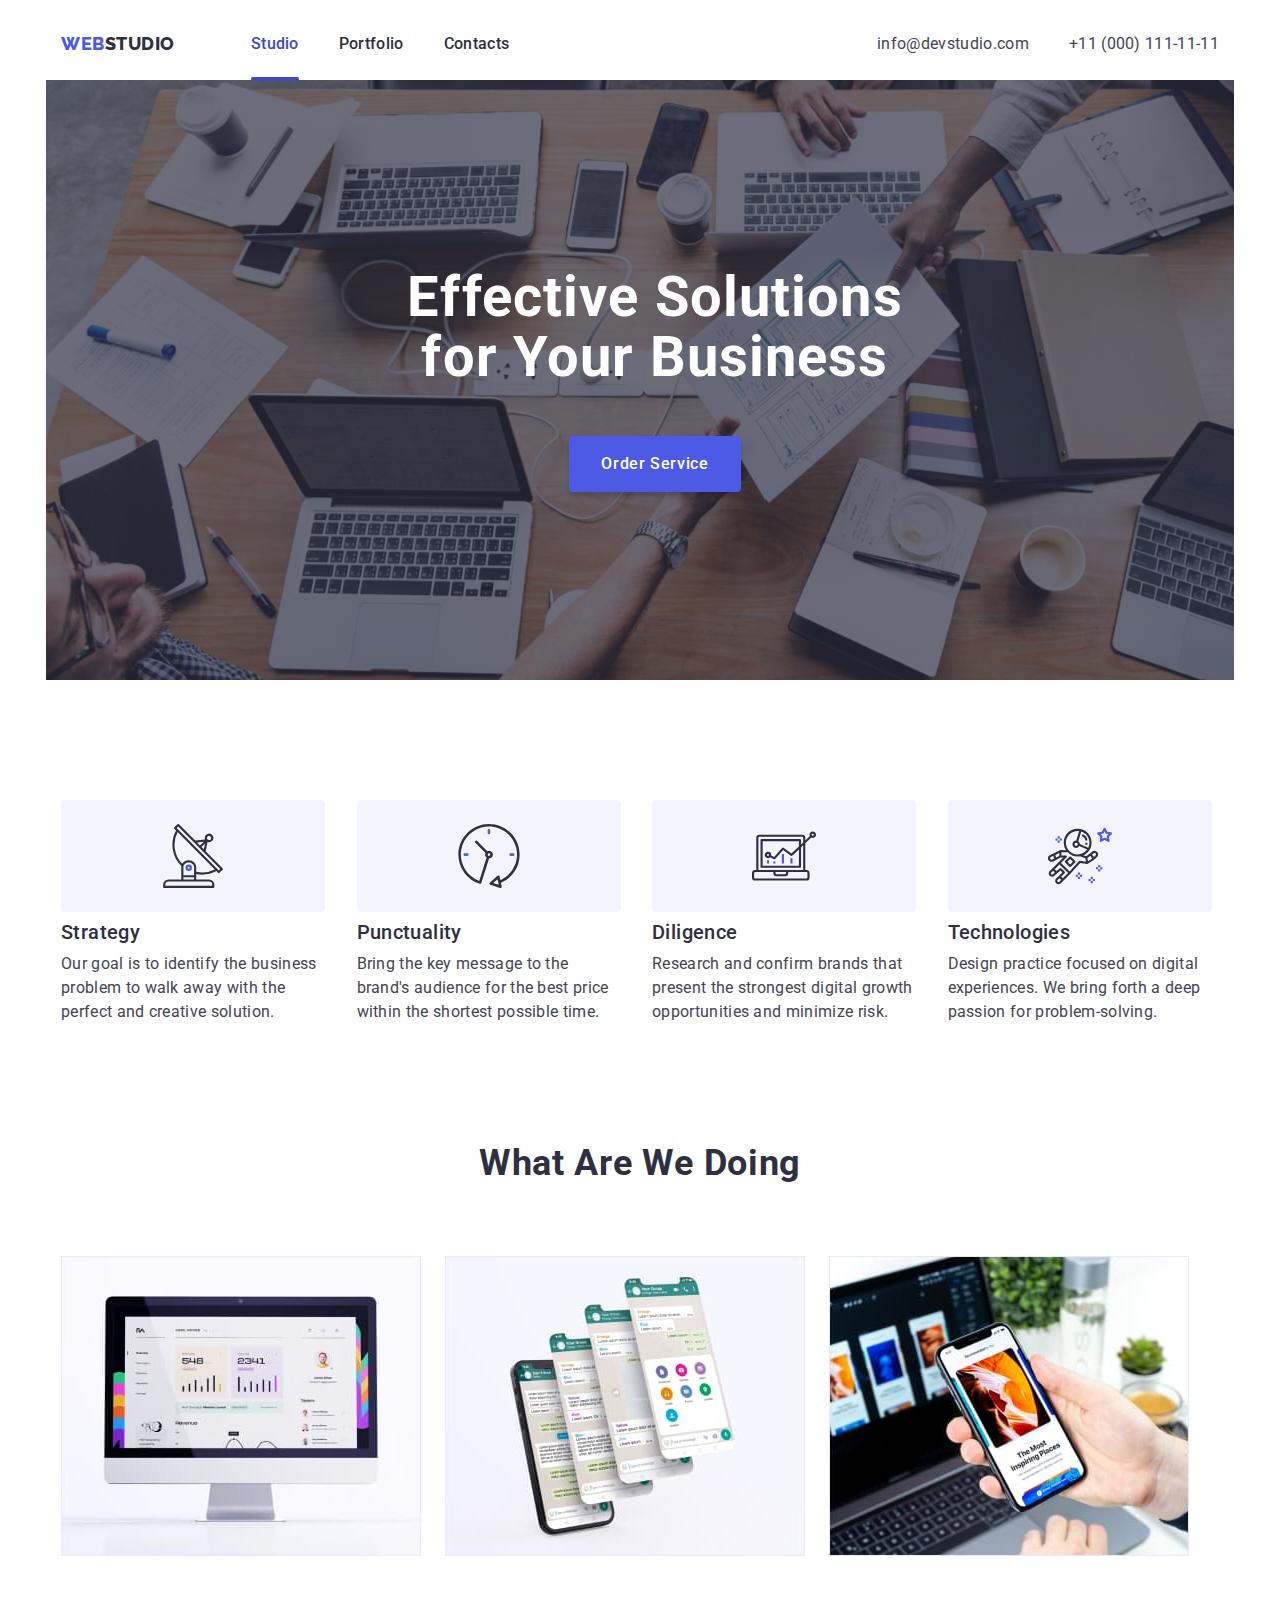
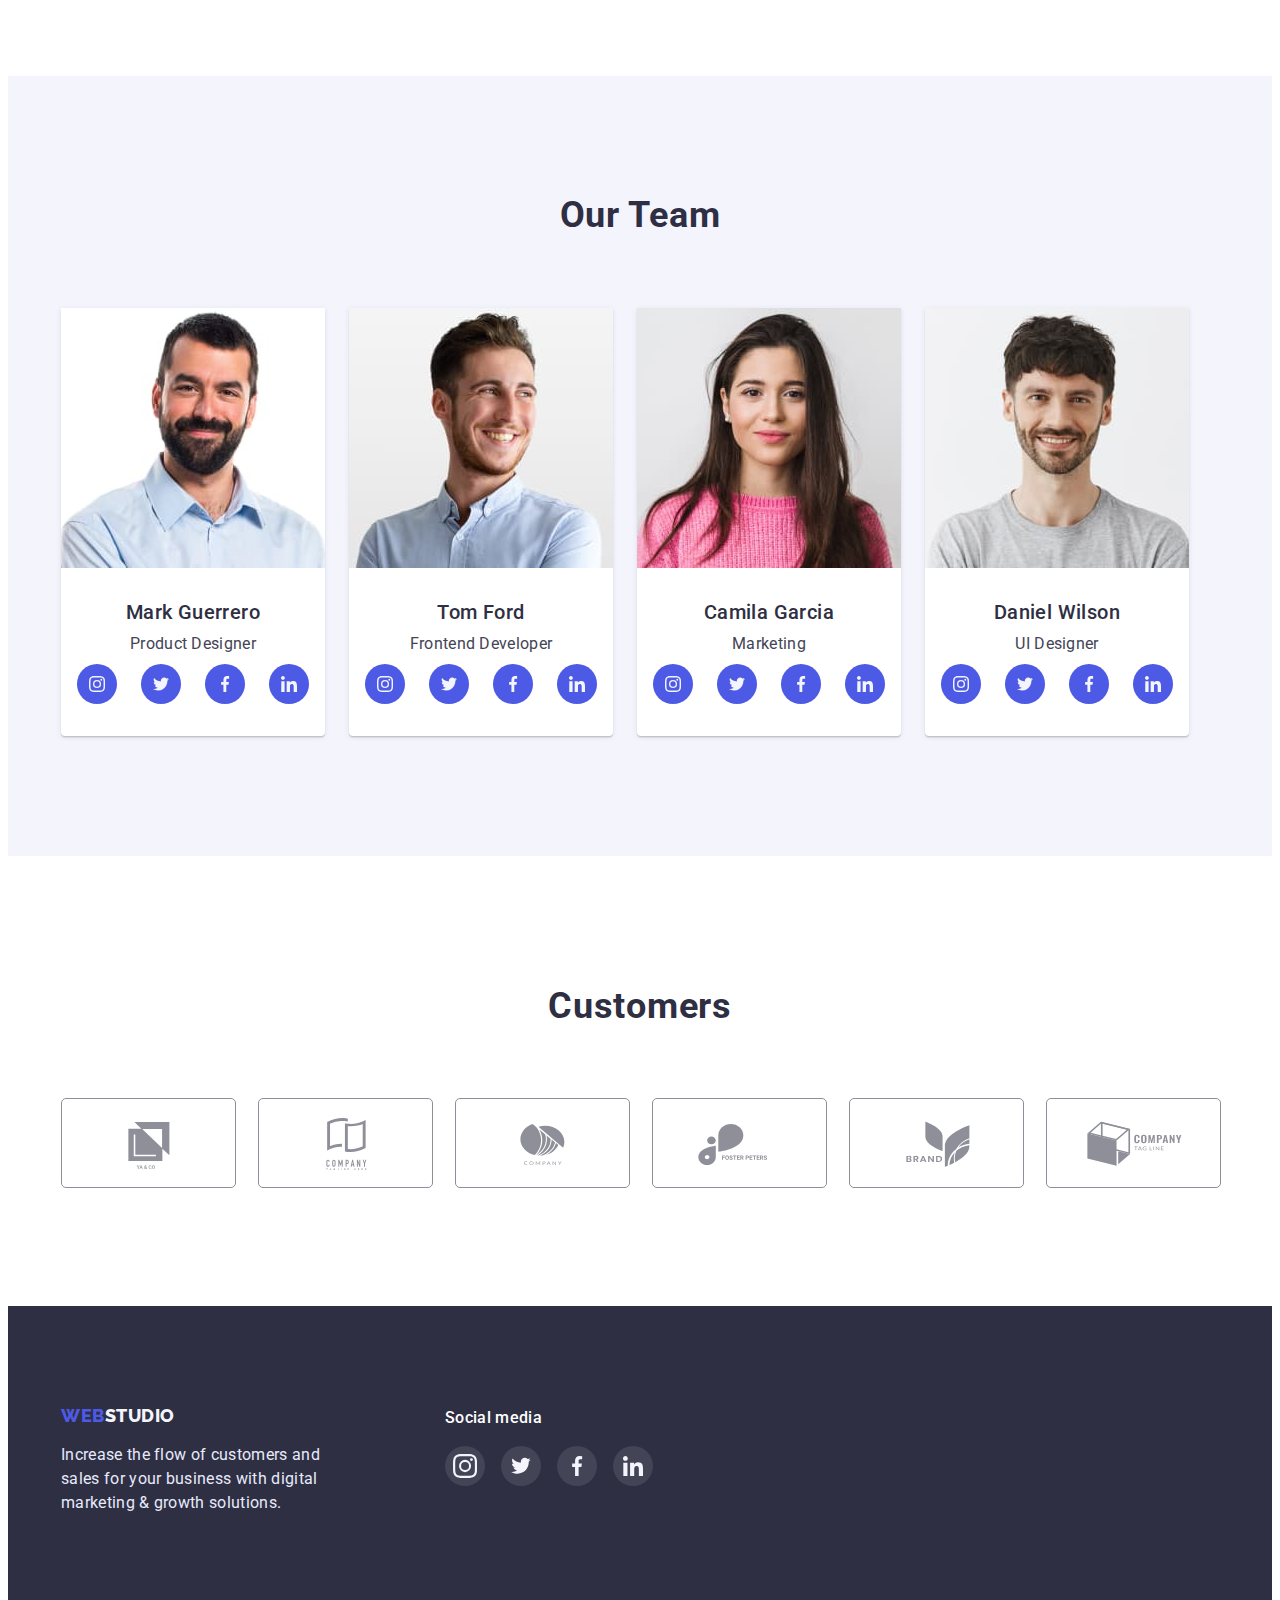
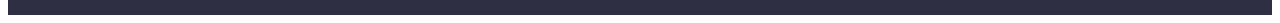
<file: index.html>
<!DOCTYPE html>
<html lang="en">
<head>
    <meta charset="UTF-8">
    <meta http-equiv="X-UA-Compatible" content="IE=edge">
    <meta name="viewport" content="width=device-width, initial-scale=1.0">
    <title>Webstudio</title>
    <link rel="preconnect" href="https://fonts.googleapis.com">
    <link rel="preconnect" href="https://fonts.gstatic.com" crossorigin>
    <link href="https://fonts.googleapis.com/css2?family=Raleway:wght@800&family=Roboto:wght@400;500;700;900&display=swap" rel="stylesheet">
    <link rel="stylesheet" href="https://cdnjs.cloudflare.com/ajax/libs/modern-normalize/1.1.0/modern-normalize.min.css" integrity="sha512-wpPYUAdjBVSE4KJnH1VR1HeZfpl1ub8YT/NKx4PuQ5NmX2tKuGu6U/JRp5y+Y8XG2tV+wKQpNHVUX03MfMFn9Q==" crossorigin="anonymous" referrerpolicy="no-referrer" />
    <link rel="stylesheet" href="./css/styles.css">
</head>
<body>
    <header class="header">
        <div class="container header-container">
        <nav class="header-navigation">
            <a class="link header-logo" href="./index.html">Web<span class="span-logo">Studio</span></a>
            <ul class="list header-list">
                <li class="header-item "><a class="link header-link current" href="./index.html">Studio</a></li>
                <li class="header-item "><a class="link header-link" href="./portfolio.html">Portfolio</a></li>
                <li class="header-item "><a class="link header-link" href="#">Contacts</a></li>
            </ul>
        </nav>
        <address class="address">
            <ul class="list address-list address-container">
        <li class="address-item"><a class="link address-mail contacts-header" href="mailto:info@devstudio.com">info@devstudio.com</a></li>
        <li class="address-item"><a class="link address-tel contacts-header" href="tel:+110001111111">+11 (000) 111-11-11</a></li>
            </ul>
        </address>
        </div>
    </header>
    <main>
        <section class="section-hero container">
            <div class="container">
                <h1 class="section-title-hero">Effective Solutions<br>
                    for Your Business</h1>
                <button class="main-btn" data-modal-open type="button">Order Service</button>
            </div>
        </section>
        <section class="sections">
            <div class="container">
                <h2 class="title-features visually-hidden">Our Features</h2>
                <ul class="list text-content">
                    <li class="item">
                        <div class="icon-box-features">
                            <svg class="features-icon">
                                <use href="./images/icons.svg/symbol-defs.svg#icon-antenna-1"></use>
                            </svg>
                        </div>
                        <h3 class="subtitle-features">Strategy</h3>
                        <p class="text-features">Our goal is to identify the business
                            problem to walk away with the perfect and creative solution. </p>
                    </li>
                    <li class="item">
                        <div class="icon-box-features">
                            <svg class="features-icon">
                                <use href="./images/icons.svg/symbol-defs.svg#icon-clock-1"></use>
                            </svg>
                        </div>
                        <h3 class="subtitle-features">Punctuality</h3>
                        <p class="text-features">Bring the key message to the brand's audience for the best price within the shortest possible time.</p>
                    </li>
                    <li class="item">
                        <div class="icon-box-features">
                            <svg class="features-icon">
                                <use href="./images/icons.svg/symbol-defs.svg#icon-diagram-1"></use>
                            </svg>
                        </div>
                        <h3 class="subtitle-features">Diligence</h3>
                        <p class="text-features">Research and confirm brands that present the strongest digital growth opportunities and minimize risk.</p>
                    </li>
                    <li class="item">
                        <div class="icon-box-features">
                            <svg class="features-icon">
                                <use href="./images/icons.svg/symbol-defs.svg#icon-astronaut-1"></use>
                            </svg>
                        </div>
                        <h3 class="subtitle-features">Technologies</h3>
                        <p class="text-features">Design practice focused on digital experiences. We bring forth a deep passion for problem-solving.</p>
                    </li>
                </ul>
            </div>
        </section>
        <section class="doing">
            <div class="container">
                <h2 class="doing-title">What are we doing</h2>
                <ul class="list doing-list">
                    <li class="doing-item"><img src="./images/doing1.jpg" alt="Computer" width="360" height="300"></li>
                    <li class="doing-item"><img src="./images/doing2.jpg" alt="Info tel" width="360" height="300"></li>
                    <li class="doing-item"><img src="./images/doing3.jpg" alt="Tel content" width="360" height="300"></li>
                </ul>
            </div>
        </section>
        <section class="sections team"> 
            <div class="container">
                <h2 class="team-title">Our Team</h2>
                <ul class="list team-list">
                    <li class="team-item">
                        <img src="./images/tam1.jpg" alt="A man" width="264" height="260">
                        <div class="team-conten">
                            <h3 class="team-subtitle">Mark Guerrero</h3>
                            <p class="team-text">Product Designer</p> 
                            <ul class="team-soc-list list">
                                <li class="team-soc-item"><a href="" class="team-soc-link link"><svg width="16" height="16"><use href="./images/icons.svg/symbol-defs.svg#icon-instagram"></use></svg></a></li>
                                <li class="team-soc-item"><a href="" class="team-soc-link link"><svg width="16" height="16"><use href="./images/icons.svg/symbol-defs.svg#icon-twitter"></use></svg></a></li>
                                <li class="team-soc-item"><a href="" class="team-soc-link link"><svg width="16" height="16"><use href="./images/icons.svg/symbol-defs.svg#icon-facebook"></use></svg></a></li>
                                <li class="team-soc-item"><a href="" class="team-soc-link link"><svg width="16" height="16"><use href="./images/icons.svg/symbol-defs.svg#icon-linkedin"></use></svg></a></li>
                            </ul>
                        </div>
                    </li>
                    <li class="team-item">
                        <img src="./images/tam2.jpg" alt="A man" width="264" height="260">
                        <div class="team-conten">
                            <h3 class="team-subtitle">Tom Ford</h3>
                            <p class="team-text">Frontend Developer</p> 
                            <ul class="team-soc-list list">
                                <li class="team-soc-item"><a href="" class="team-soc-link link"><svg width="16" height="16"><use href="./images/icons.svg/symbol-defs.svg#icon-instagram"></use></svg></a></li>
                                <li class="team-soc-item"><a href="" class="team-soc-link link"><svg width="16" height="16"><use href="./images/icons.svg/symbol-defs.svg#icon-twitter"></use></svg></a></li>
                                <li class="team-soc-item"><a href="" class="team-soc-link link"><svg width="16" height="16"><use href="./images/icons.svg/symbol-defs.svg#icon-facebook"></use></svg></a></li>
                                <li class="team-soc-item"><a href="" class="team-soc-link link"><svg width="16" height="16"><use href="./images/icons.svg/symbol-defs.svg#icon-linkedin"></use></svg></a></li>
                            </ul>
                        </div>
                    </li>
                    <li class="team-item">
                        <img src="./images/tam3.jpg" alt="A wonam" width="264" height="260">
                        <div class="team-conten">
                            <h3 class="team-subtitle">Camila Garcia</h3>
                            <p class="team-text">Marketing</p> 
                            <ul class="team-soc-list list">
                                <li class="team-soc-item"><a href="" class="team-soc-link link"><svg width="16" height="16"><use href="./images/icons.svg/symbol-defs.svg#icon-instagram"></use></svg></a></li>
                                <li class="team-soc-item"><a href="" class="team-soc-link link"><svg width="16" height="16"><use href="./images/icons.svg/symbol-defs.svg#icon-twitter"></use></svg></a></li>
                                <li class="team-soc-item"><a href="" class="team-soc-link link"><svg width="16" height="16"><use href="./images/icons.svg/symbol-defs.svg#icon-facebook"></use></svg></a></li>
                                <li class="team-soc-item"><a href="" class="team-soc-link link"><svg width="16" height="16"><use href="./images/icons.svg/symbol-defs.svg#icon-linkedin"></use></svg></a></li>
                            </ul>
                        </div>
                    </li>
                    <li class="team-item">
                        <img src="./images/tam4.jpg" alt="A man" width="264" height="260">
                        <div class="team-conten">
                            <h3 class="team-subtitle">Daniel Wilson</h3>
                            <p class="team-text">UI Designer</p> 
                            <ul class="team-soc-list list">
                                <li class="team-soc-item"><a href="" class="team-soc-link link"><svg width="16" height="16"><use href="./images/icons.svg/symbol-defs.svg#icon-instagram"></use></svg></a></li>
                                <li class="team-soc-item"><a href="" class="team-soc-link link"><svg width="16" height="16"><use href="./images/icons.svg/symbol-defs.svg#icon-twitter"></use></svg></a></li>
                                <li class="team-soc-item"><a href="" class="team-soc-link link"><svg width="16" height="16"><use href="./images/icons.svg/symbol-defs.svg#icon-facebook"></use></svg></a></li>
                                <li class="team-soc-item"><a href="" class="team-soc-link link"><svg width="16" height="16"><use href="./images/icons.svg/symbol-defs.svg#icon-linkedin"></use></svg></a></li>
                            </ul>
                        </div>
                    </li>
                </ul>
            </div>
        </section>
        <section class="customers-section section"> 
            <div class="container">
                <h2 class="customers-title">Customers</h2>
                <ul class="customers-list list">
                    <li class="customers-item"><a href="" class="customers-link link"><svg class="customers-icon" width="104" height="56"><use href="./images/icons.svg/symbol-defs.svg#icon-Logo"></use></svg></a></li>
                    <li class="customers-item"><a href="" class="customers-link link"><svg class="customers-icon" width="104" height="56"><use href="./images/icons.svg/symbol-defs.svg#icon-Logo-1"></use></svg></a></li>
                    <li class="customers-item"><a href="" class="customers-link link"><svg class="customers-icon" width="104" height="56"><use href="./images/icons.svg/symbol-defs.svg#icon-Logo-2"></use></svg></a></li>
                    <li class="customers-item"><a href="" class="customers-link link"><svg class="customers-icon" width="104" height="56"><use href="./images/icons.svg/symbol-defs.svg#icon-Logo-3"></use></svg></a></li>
                    <li class="customers-item"><a href="" class="customers-link link"><svg class="customers-icon" width="104" height="56"><use href="./images/icons.svg/symbol-defs.svg#icon-Logo-4"></use></svg></a></li>
                    <li class="customers-item"><a href="" class="customers-link link"><svg class="customers-icon" width="104" height="56"><use href="./images/icons.svg/symbol-defs.svg#icon-Logo-5"></use></svg></a></li>
                </ul>
            </div>
        </section>
    </main>
        <footer class="footer">
            <div class="container flex-footer">
                <div>
                    <a class="link footer-logo" href="./index.html">Web<span class="footer-logo-span">Studio</span></a>
                    <p class="footer-text">Increase the flow of customers and sales for your business with digital marketing & growth solutions.</p>
                </div>
                <div>
                    <a class="soc-text">Social media</a>
                    <ul class="soc-footer-list list">
                        <li class="socf-item"><a href="" class="socf-link link"><svg width="24" height="24"><use href="./images/icons.svg/symbol-defs.svg#icon-instagram"></use></svg></a></li>
                        <li class="socf-item"><a href="" class="socf-link link"><svg width="24" height="19.5"><use href="./images/icons.svg/symbol-defs.svg#icon-twitter"></use></svg></a></li>
                        <li class="socf-item"><a href="" class="socf-link link"><svg width="20" height="24"><use href="./images/icons.svg/symbol-defs.svg#icon-facebook"></use></svg></a></li>
                        <li class="socf-item"><a href="" class="socf-link link"><svg width="20" height="20"><use href="./images/icons.svg/symbol-defs.svg#icon-linkedin"></use></svg></a></li>
                    </ul>
                </div>
            </div>
        </footer>
        <div class="backdrop is-hidden" data-modal>
            <div class="modal">
                <button class="modal-close" data-modal-close type="button"><svg widht="8" height="8">
                    <use href="./images/icons.svg/symbol-defs.svg#icon-close-icon-1"></use>
                </svg></button>
            </div>
        </div>
        <script src="./js/modal.js"></script>
</body>
</html>
</file>
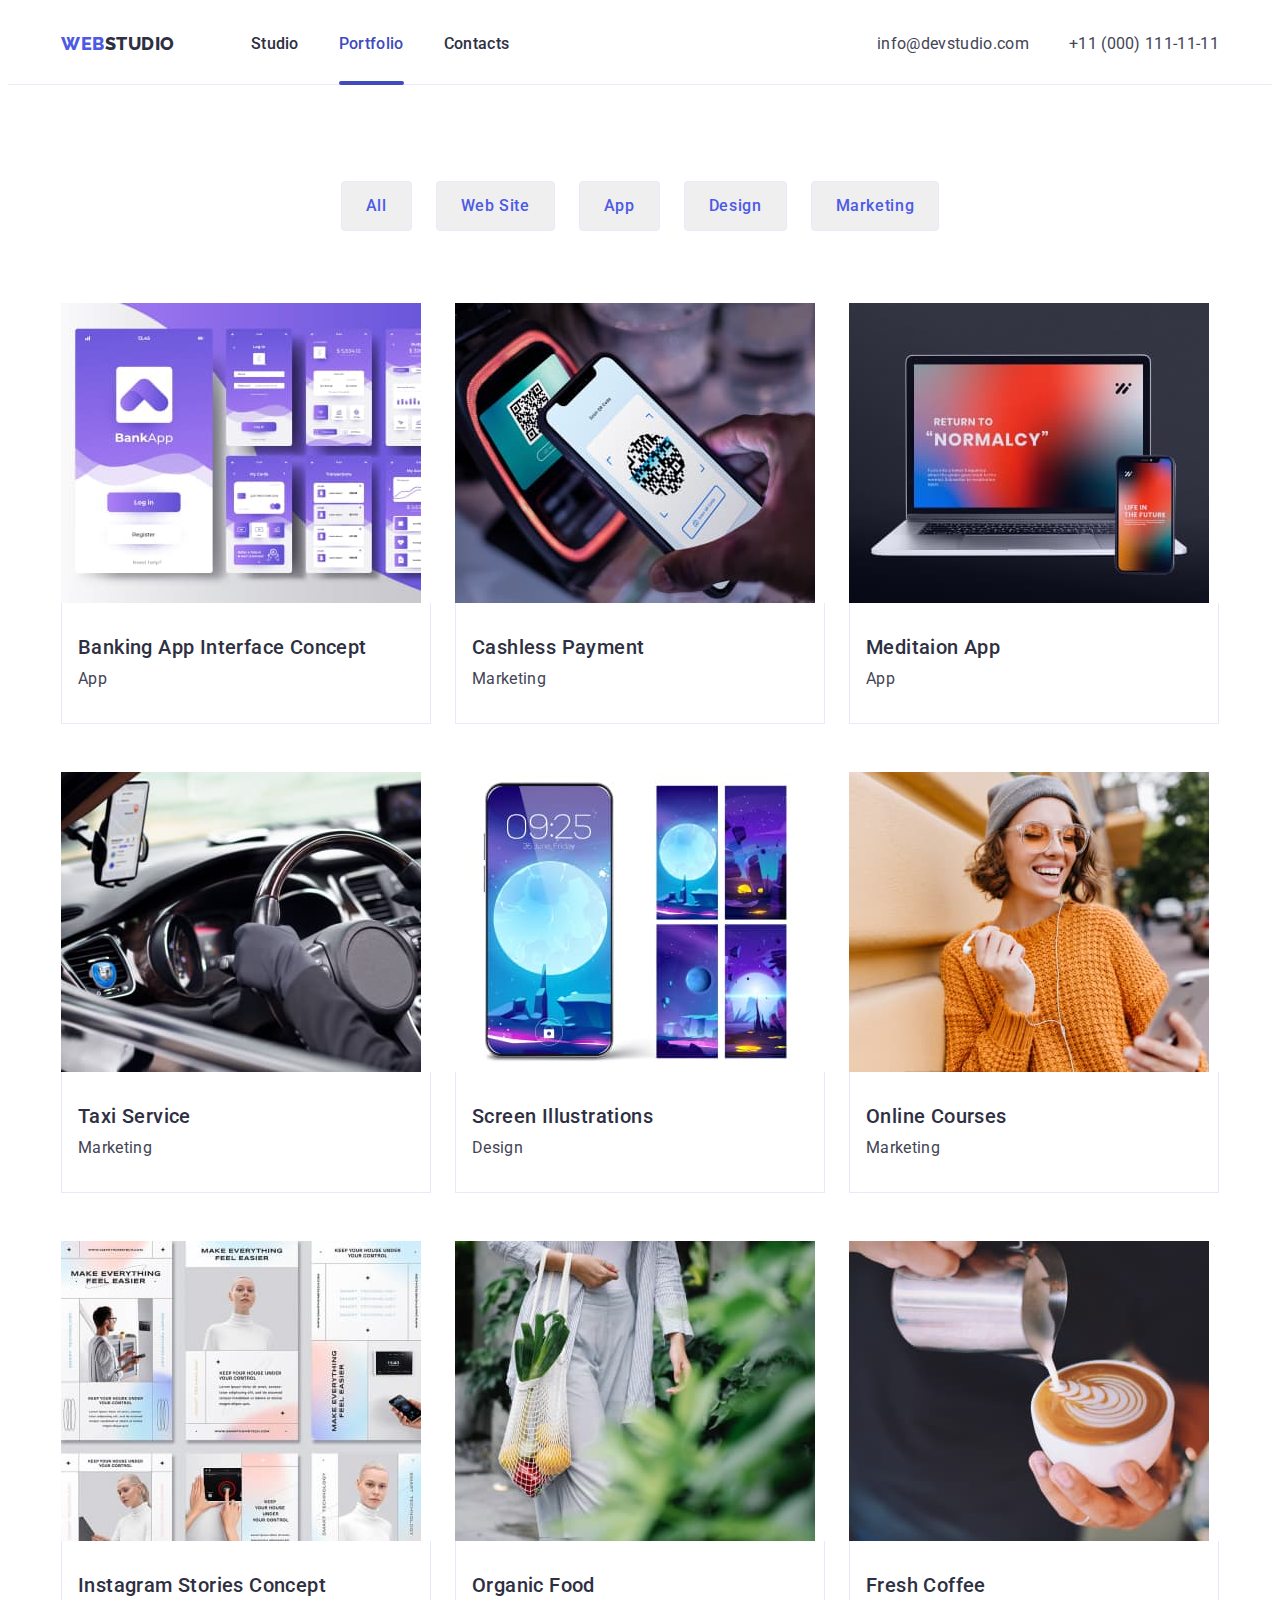
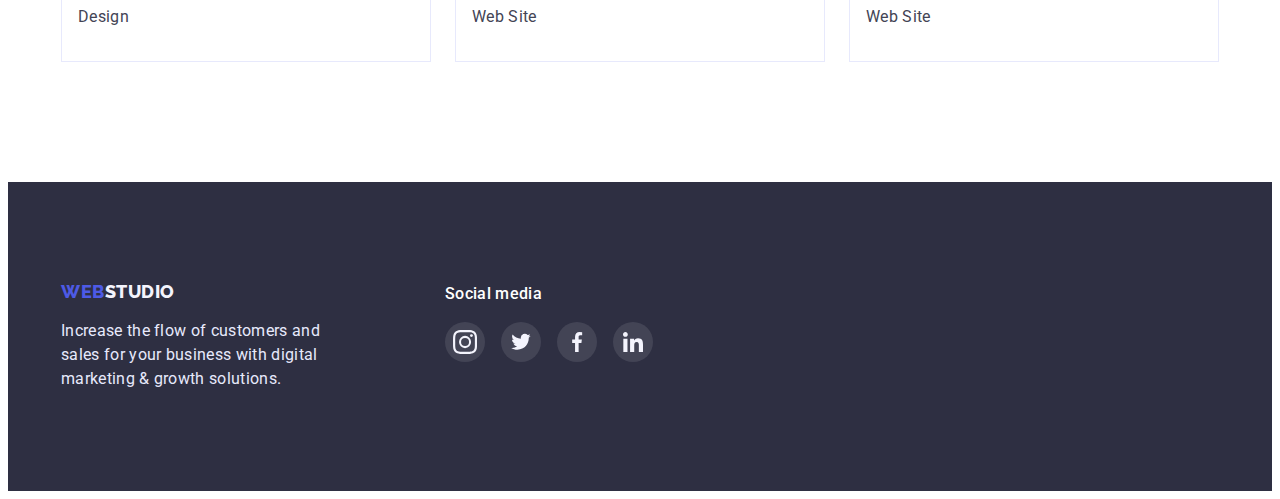
<file: portfolio.html>
<!DOCTYPE html>
<html lang="en">
<head>
    <meta charset="UTF-8">
    <meta http-equiv="X-UA-Compatible" content="IE=edge">
    <meta name="viewport" content="width=device-width, initial-scale=1.0">
    <title>Webstudio</title>
    <link rel="preconnect" href="https://fonts.googleapis.com">
    <link rel="preconnect" href="https://fonts.gstatic.com" crossorigin>
    <link href="https://fonts.googleapis.com/css2?family=Raleway:wght@800&family=Roboto:wght@400;500;700;900&display=swap" rel="stylesheet">
    <link rel="stylesheet" href="https://cdnjs.cloudflare.com/ajax/libs/modern-normalize/1.1.0/modern-normalize.min.css" integrity="sha512-wpPYUAdjBVSE4KJnH1VR1HeZfpl1ub8YT/NKx4PuQ5NmX2tKuGu6U/JRp5y+Y8XG2tV+wKQpNHVUX03MfMFn9Q==" crossorigin="anonymous" referrerpolicy="no-referrer" />
    <link rel="stylesheet" href="./css/styles.css">
</head>
<body>
    <header class="header-portfolio">
        <div class="container header-container">
            <nav class="header-navigation">
            <a class="link logo-portfolio" href="./index.html">Web<span class="logo-portfolio-span">Studio</span></a>
                <ul class="list header-list">
                <li><a class="link portfolio-link" href="./index.html">Studio</a></li>
                <li><a class="link portfolio-link current" href="./portfolio.html">Portfolio</a></li>
                <li><a class="link portfolio-link" href="#">Contacts</a></li>
            </ul>
            </nav>
            <address> 
                <ul class="list address-container">
            <li class="portfolio-item"><a class="link portfolio-mail contacts-port" href="mailto:info@devstudio.com">info@devstudio.com</a></li>
            <li class="portfolio-item"><a class="link portfolio-tel contacts-port" href="tel:+110001111111">+11 (000) 111-11-11</a></li>
                </ul>
            </address>
        </div>
    </header>
    <main>
        <section class="section-portf">
            <div class="container">
                <ul class="list list-btn">
                    <li><button class="btn-portfolio" type="button">All</button></li>
                    <li><button class="btn-portfolio" type="button">Web Site</button></li>
                    <li><button class="btn-portfolio" type="button">App</button></li>
                    <li><button class="btn-portfolio" type="button">Design</button></li>
                    <li><button class="btn-portfolio" type="button">Marketing</button></li>
                </ul>
                <ul class="list image-list">
                        <li class="item-portfolio">
                                <a class="portf-linkk">
                                    <div class="portf-top-wrap"><img src="./images/service1.jpg" alt="Content" width="360" height="300">
                                    <p class="portf-top-text">14 Stylish and User-Friendly App Design Concepts · Task Manager App · Calorie Tracker App · Exotic Fruit Ecommerce App · Cloud Storage App</p></div>
                                    <div class="content-img-p">
                                        <h2 class="image-title">Banking App Interface Concept</h2>
                                        <p class="image-text">App</p>
                                    </div>
                                </a>
                        </li>
                        <li class="item-portfolio">
                            <a class="portf-linkk">
                                <div class="portf-top-wrap"><img src="./images/service2.jpg" alt="Phone" width="360" height="300">
                                <p class="portf-top-text">14 Stylish and User-Friendly App Design Concepts · Task Manager App · Calorie Tracker App · Exotic Fruit Ecommerce App · Cloud Storage App</p></div>
                                <div class="content-img-p">
                                    <h2 class="image-title">Cashless Payment</h2>
                                    <p class="image-text">Marketing</p>
                                </div>
                            </a>
                        </li>
                        <li class="item-portfolio">
                            <a class="portf-linkk">
                                <div class="portf-top-wrap"><img src="./images/service3.jpg" alt="laptop" width="360" height="300">
                                <p class="portf-top-text">14 Stylish and User-Friendly App Design Concepts · Task Manager App · Calorie Tracker App · Exotic Fruit Ecommerce App · Cloud Storage App</p></div>
                                <div class="content-img-p">
                                    <h2 class="image-title">Meditaion App</h2>
                                    <p class="image-text">App</p>
                                </div>
                            </a>
                        </li>
                        <li class="item-portfolio">
                            <a class="portf-linkk">
                                <div class="portf-top-wrap"><img src="./images/service4.jpg" alt="Car" width="360" height="300">
                                <p class="portf-top-text">14 Stylish and User-Friendly App Design Concepts · Task Manager App · Calorie Tracker App · Exotic Fruit Ecommerce App · Cloud Storage App</p></div>
                                <div class="content-img-p">
                                    <h2 class="image-title">Taxi Service</h2>
                                    <p class="image-text">Marketing</p>
                                </div>
                            </a>
                        </li>
                        <li class="item-portfolio">
                            <a class="portf-linkk">
                                <div class="portf-top-wrap"><img src="./images/service5.jpg" alt="Phon fon" width="360" height="300">
                                <p class="portf-top-text">14 Stylish and User-Friendly App Design Concepts · Task Manager App · Calorie Tracker App · Exotic Fruit Ecommerce App · Cloud Storage App</p></div>
                                <div class="content-img-p">
                                    <h2 class="image-title">Screen Illustrations</h2>
                                    <p class="image-text">Design</p>
                                </div>
                            </a>
                        </li>
                        <li class="item-portfolio">
                            <a class="portf-linkk">
                                <div class="portf-top-wrap"><img src="./images/service6.jpg" alt="A woman" width="360" height="300">
                                <p class="portf-top-text">14 Stylish and User-Friendly App Design Concepts · Task Manager App · Calorie Tracker App · Exotic Fruit Ecommerce App · Cloud Storage App</p></div>
                                <div class="content-img-p">
                                    <h2 class="image-title">Online Courses</h2>
                                    <p class="image-text">Marketing</p>
                                </div>
                            </a>
                        </li>
                        <li class="item-portfolio">
                            <a class="portf-linkk">
                                <div class="portf-top-wrap"><img src="./images/service7.jpg" alt="Instagram" width="360" height="300">
                                <p class="portf-top-text">14 Stylish and User-Friendly App Design Concepts · Task Manager App · Calorie Tracker App · Exotic Fruit Ecommerce App · Cloud Storage App</p></div>
                                <div class="content-img-p">
                                    <h2 class="image-title">Instagram Stories Concept</h2>
                                    <p class="image-text">Design</p>
                                </div>
                            </a>
                        </li>
                        <li class="item-portfolio">
                            <a class="portf-linkk">
                                <div class="portf-top-wrap"><img src="./images/service8.jpg" alt="Food" width="360" height="300">
                                <p class="portf-top-text">14 Stylish and User-Friendly App Design Concepts · Task Manager App · Calorie Tracker App · Exotic Fruit Ecommerce App · Cloud Storage App</p></div>
                                <div class="content-img-p">
                                    <h2 class="image-title">Organic Food</h2>
                                    <p class="image-text">Web Site</p>
                                </div>
                            </a>
                        </li>
                        <li class="item-portfolio">
                            <a class="portf-linkk">
                                <div class="portf-top-wrap"><img src="./images/service9.jpg" alt="Coffee" width="360" height="300">
                                <p class="portf-top-text">14 Stylish and User-Friendly App Design Concepts · Task Manager App · Calorie Tracker App · Exotic Fruit Ecommerce App · Cloud Storage App</p></div>
                                <div class="content-img-p">
                                    <h2 class="image-title">Fresh Coffee</h2>
                                    <p class="image-text">Web Site</p>
                                </div>
                            </a>
                        </li>
                </ul>
            </div>
        </section>
    </main>
    <footer class="footer">
        <div class="container flex-footer">
            <div>
                <a class="link footer-logo" href="./index.html">Web<span class="footer-logo-span">Studio</span></a>
                <p class="footer-text">Increase the flow of customers and sales for your business with digital marketing & growth solutions.</p>
            </div>
            <div>
                <a class="soc-text">Social media</a>
                <ul class="soc-footer-list list">
                    <li class="socf-item"><a href="" class="socf-link link"><svg width="24" height="24"><use href="./images/icons.svg/symbol-defs.svg#icon-instagram"></use></svg></a></li>
                    <li class="socf-item"><a href="" class="socf-link link"><svg width="24" height="19.5"><use href="./images/icons.svg/symbol-defs.svg#icon-twitter"></use></svg></a></li>
                    <li class="socf-item"><a href="" class="socf-link link"><svg width="20" height="24"><use href="./images/icons.svg/symbol-defs.svg#icon-facebook"></use></svg></a></li>
                    <li class="socf-item"><a href="" class="socf-link link"><svg width="20" height="20"><use href="./images/icons.svg/symbol-defs.svg#icon-linkedin"></use></svg></a></li>
                </ul>
            </div>
        </div>
    </footer>   
</body>
</html>
</file>
<file: css/styles.css>
:root {
  --main-background: #2e2f42;
  --text-color: #434455;
  --hover-focus-color: #4D5AE5;
  --btn-color-hov-foc: #404BBF;
  --light-color: #ffffff;
  --4light-color: #f4f4fd;
  --footer-color-text: #e7e9fc;
  --border-color: 1px solid #e7e9fc;
}


body {
  font-family: 'roboto', sans-serif;
  color: var(--text-color)
}

h1,h2,h3,p {
  margin: 0;
}

ul {
  margin: 0;
  padding-left: 0;
}

img {
  display: block;
  max-width: 100%;
  height: auto; 
}

.container {
  width: 1158px;
  padding: 0 15px;
  margin: 0 auto;
}

.sections {
  padding-bottom: 120px;
  padding-top: 120px; 
}


.list {
  list-style: none;
}

.link {
  text-decoration: none;
}
/* Header */



.header {
  padding-top: 24px;
  padding-bottom: 24px;
}

.header-container {
  display: flex; 
  align-items: center;
}

.header-navigation {
  display: flex;
  align-items: center; 
  margin-right: auto;
}

.address-container {
  display: flex;
  align-items: center;
  gap: 40px;
}

.header-logo {  
  font-family: 'raleway', sans-serif;
  font-weight: 800;
  font-size: 18px;
  line-height: 1.33;
  letter-spacing: 0.03em;
  text-transform: uppercase;
  color: var(--hover-focus-color);
  margin-right: 76px;
}
.span-logo {
  color: var(--main-background);
}
.header-list {
  display: flex;
  gap: 40px;
}
.header-item {
}
.header-link {
  font-weight: 500;
  font-size: 16px;
  line-height: 1.5;
  letter-spacing: 0.02em;
  padding-top: 24px;
  padding-bottom: 28px;
  color: var(--main-background);
  transition: color 250ms cubic-bezier(0.4, 0, 0.2, 1);
}
.header-link:hover,
.header-link:focus {
  color: var(--hover-focus-color);
}



.address {
}
.address-list {
}

.address-item {
  font-style: normal;
}
.contacts-header:hover,
.contacts-header:focus {
  color: var(--hover-focus-color);
  transition: color 250ms cubic-bezier(0.4, 0, 0.2, 1);
}
.address-mail {
  font-size: 16px;
  line-height: 1.5;
  letter-spacing: 0.02em;
  color: var(--text-color);
}
.address-tel {
  font-size: 16px;
  line-height: 1.5;
  letter-spacing: 0.02em;
  color: var(--text-color);
}
/* hero */
.section-hero {
  max-width: 1440px;
  background: var(--main-background);
  background-image: linear-gradient(rgba(46, 47, 66, 0.7),rgba(46, 47, 66, 0.7)), url(../images/people-office.jpg);
  background-repeat: no-repeat;
  padding-top: 188px;
  padding-bottom: 188px;
  text-align: center;
}
.section-title-hero {
  font-size: 56px;
  line-height: 1.07;
  text-align: center;
  letter-spacing: 0.02em;
  color: var(--light-color);
  margin-bottom: 48px;
}

.main-btn {
  font-family: "Roboto", sans-serif;
  font-weight: 500;
  font-size: 16px;
  line-height: 1.5;
  letter-spacing: 0.04em;
  color: var(--light-color);
  cursor: pointer;
  background: var(--hover-focus-color);
  box-shadow: 0px 4px 4px rgba(0, 0, 0, 0.15);
  border-radius: 4px;
  padding: 16px 32px;
  border: 0;
  transition: background 250ms cubic-bezier(0.4, 0, 0.2, 1);
}

.main-btn:hover,
.main-btn:focus {
  background: var(--btn-color-hov-foc);
}

/* features */

.icon-box-features {
  width: 264px;
  height: 112px;
  background: #F4F4FD;
  border-radius: 4px;
  display: grid;
  justify-items: center;
  align-items: center;
}

.features-icon {
  width: 64px;
  height: 64px;
  display: flex;
  justify-items: center;
}

.item {
  flex-basis: calc((100% - 72px) /4);
}

.text-content{
  display: flex;
  gap: 24px;
}

.title-features {
}
.visually-hidden {
  position: absolute;
  white-space: nowrap;
  width: 1px;
  height: 1px;
  overflow: hidden;
  border: 0;
  padding: 0;
  clip: rect(0 0 0 0);
  clip-path: inset(50%);
  margin: -1px;
}
.subtitle-features {
  font-weight: 500;
  font-size: 20px;
  line-height: 1.2;
  letter-spacing: 0.02em;
  color: var(--main-background);
  margin-bottom: 8px;
  margin-top: 8px;
}
.text-features {
  font-size: 16px;
  line-height: 1.5;
  letter-spacing: 0.02em;
  color: var(--text-color);
  max-width: 264px;
}
/* doing */
.doing {
  padding-bottom: 120px;
}
.doing-title {
  font-size: 36px;
  line-height: 1.11;
  letter-spacing: 0.02em;
  text-align: center;
  text-transform: capitalize;
  color: var(--main-background);
  margin-bottom: 72px;
}
.doing-item {
}
.doing-list {
  display: flex;
  gap: 24px;
}

/* team */

.team {
  background: var(--4light-color);
}
.team-title {
  font-size: 36px;
  line-height: 1.11;
  letter-spacing: 0.02em;
  text-align: center;
  text-transform: capitalize;
  color: var(--main-background);
  margin-bottom: 72px;
}
.team-item {
  background: var(--light-color);
  text-align: center;
  box-shadow: 0px 1px 6px rgba(46, 47, 66, 0.08), 0px 1px 1px rgba(46, 47, 66, 0.16), 0px 2px 1px rgba(46, 47, 66, 0.08);
  border-radius: 0px 0px 4px 4px;
}

.team-subtitle {
  font-weight: 500;
  font-size: 20px;
  line-height: 1.2;
  letter-spacing: 0.02em;
  color: var(--main-background);
}
.team-text {
  font-size: 16px;
  line-height: 1.5;
  letter-spacing: 0.02em;
  color: var(--text-color);
  margin-top: 8px;
  margin-bottom: 8px;
}

.team-conten {
  padding-top: 32px;
  padding-bottom: 32px;
}

.team-list {
  display: flex;
  gap: 24px;
}

.team-soc-list {
  display: flex;
  justify-content: center;
  gap: 24px;
}

.team-soc-link {
  width: 100%;
  height: 100%;
  background-color: #4D5AE5;
  display: flex;
  align-items: center;
  justify-content: center;
  border-radius: 50%;
  transition: background-color 250ms cubic-bezier(0.4, 0, 0.2, 1);
}

.team-soc-item {
  width: 40px;
  height: 40px;
}

.team-soc-item :is(:hover,:focus) {
  background-color: #404BBF;
}
/* customers */

.customers-title {
  font-size: 36px;
  line-height: 40px;
  text-align: center;
  letter-spacing: 0.02em;
  text-transform: capitalize;
  color: var(--main-background);
  margin-bottom: 72px;
}

.customers-section {
  padding-top: 130px;
  padding-bottom: 120px;
}

.customers-list {
  display: flex;
  gap: 24px;
}

.customers-item {
  flex-basis: calc((100% - 120px) / 6);
  width: 168px;
  height: 88px;
}
.customers-link {
  width: 100%;
  height: 100%;
  border: 1px solid #8E8F99;
  display: flex;
  align-items: center;
  justify-content: center;
  border-radius: 5px;
  transition: border-color 250ms cubic-bezier(0.4, 0, 0.2, 1);
}

.customers-icon{
  fill: #8e8f99;
  transition: fill 250ms cubic-bezier(0.4, 0, 0.2, 1);
}
.customers-link:is(:hover, :focus) {
  border-color: #404BBF;
} 
.customers-link:is(:hover, :focus)  .customers-icon {
  fill: #404BBF;
}

/* footer */


.footer-logo {
  font-family: "Raleway", sans-serif;
  font-weight: 800;
  font-size: 18px;
  line-height: 1.16;
  letter-spacing: 0.03em;
  text-transform: uppercase;
  color: var(--hover-focus-color);
}
.footer-logo-span {
  color: var(--4light-color);
}
.footer-text {
  font-size: 16px;
  line-height: 1.5;
  letter-spacing: 0.02em;
  color: var(--footer-color-text);
  margin-top: 16px;
  max-width: 264px;
}
.flex-footer {
  display: flex;
  gap: 120px;
}

.soc-text {
  font-weight: 500;
  font-size: 16px;
  line-height: 24px;
  letter-spacing: 0.02em;
  color: #FFFFFF;
}

.soc-footer-list {
  display: flex;
  gap: 16px;
  padding-top: 16px;
}

.socf-item {
  width: 40px;
  height: 40px;
}
.socf-link {  
  width: 100%;
  height: 100%;
  background-color: #434455;
  display: flex;
  align-items: center;
  justify-content: center;
  border-radius: 50%;
  transition: background-color 250ms cubic-bezier(0.4, 0, 0.2, 1);
}

.socf-item :is(:hover,:focus) {
  background-color: #31D0AA;
}

/* -----PORTFOLIO----- */
/* header */

.header-portfolio {
  padding-top: 24px;
  padding-bottom: 28px;
  border-bottom: 1px solid #E7E9FC;
}

.logo-portfolio {
  font-family: "Raleway", sans-serif;
  font-weight: 800;
  font-size: 18px;
  line-height: 1.33;
  letter-spacing: 0.03em;
  text-transform: uppercase;
  color: var(--hover-focus-color);
  margin-right: 76px;
}
.logo-portfolio-span {
  color: var(--main-background);
}
.portfolio-link {
  font-weight: 500;
  font-size: 16px;
  line-height: 1.5;
  letter-spacing: 0.02em;
  padding-bottom: 32px;
  color: var(--main-background);
  transition: color 250ms cubic-bezier(0.4, 0, 0.2, 1);
}

.portfolio-link:hover,
.portfolio-link:focus {
  color: var(--hover-focus-color);
}

.portfolio-mail {
  font-size: 16px;
  line-height: 1.5;
  letter-spacing: 0.02em;
  color: var(--text-color);
  transition: color 250ms cubic-bezier(0.4, 0, 0.2, 1);
}
.portfolio-tel {
  font-size: 16px;
  line-height: 1.5;
  letter-spacing: 0.02em;
  color: var(--text-color);
  transition: color 250ms cubic-bezier(0.4, 0, 0.2, 1);
}


.contacts-port:hover,
.contacts-port:focus {
  color: var(--hover-focus-color);
}

.portfolio-item {
    font-style: normal;
  }
  

/* section button */ 

.list-btn {
  display: flex;
  gap: 24px;
  justify-content: center;
}

.section-portf {
  padding-top: 96px;
  padding-bottom: 120px;
}

.btn-portfolio {
  font-family: "Roboto", sans-serif;
  font-weight: 500;
  font-size: 16px;
  line-height: 1.5;
  letter-spacing: 0.04em;
  color: var(--hover-focus-color);
  cursor: pointer;
  border: var(--border-color);
  border-radius: 4px;
  padding: 12px 24px;
  transition: background  250ms cubic-bezier(0.4, 0, 0.2, 1), border-color  250ms cubic-bezier(0.4, 0, 0.2, 1), color 250ms cubic-bezier(0.4, 0, 0.2, 1), box-shadow 250ms cubic-bezier(0.4, 0, 0.2, 1) ;
}

.btn-portfolio:hover,
.btn-portfolio:focus {
  color: var(--light-color);
  border-color: var(--btn-color-hov-foc);
  background:  var(--btn-color-hov-foc);
  box-shadow: 0px 3px 1px rgba(0, 0, 0, 0.1), 0px 2px 1px rgba(0, 0, 0, 0.08), 0px 2px 2px rgba(0, 0, 0, 0.12);
}

/* section image*/

.item-portfolio {
  flex-basis: calc((100% - 48px) /3);
}

.item-portfolio:hover .portf-top-text {
  transform: translateY(0%);
}

.portf-linkk:focus .portf-top-text {
  transform: translateY(0%);
}

.portf-linkk {
  display: block;
  transition: box-shadow 250ms cubic-bezier(0.4, 0, 0.2, 1);
}

.portf-linkk:is(:hover,:focus) {
  box-shadow: 0px 1px 6px rgba(46, 47, 66, 0.08), 
0px 1px 1px rgba(46, 47, 66, 0.16), 0px 2px 1px rgba(46, 47, 66, 0.08);
  cursor: pointer;
}

/*.content-img-p:is(:hover,:focus) {
  box-shadow: 0px 1px 6px rgba(46, 47, 66, 0.08), 
0px 1px 1px rgba(46, 47, 66, 0.16), 0px 2px 1px rgba(46, 47, 66, 0.08);
  cursor: pointer; 
} */

.portf-top-wrap {
  position: relative;
  overflow: hidden;
}

.portf-top-text {
  position: absolute;
  top: 0;
  font-family: "roboto", sans-serif;
  font-style: 400;
  font-size: 16px;
  line-height: 1.5;
  color: var(--4light-color);
  background-color: var(--hover-focus-color);
  padding: 40px 32px;
  height: 100%;
  transform: translateY(100%);
  transition: transform 250ms cubic-bezier(0.4, 0, 0.2, 1);
}

.content-img-p {
  border: 1px solid #E7E9FC;
  border-top: none;
  padding-left: 16px;
  padding-bottom: 32px;
  padding-top: 32px;
  transition: box-shadow 250ms cubic-bezier(0.4, 0, 0.2, 1);
}



.image-list {
  margin-top: 72px;
  display: flex;
  flex-wrap: wrap;
  column-gap: 24px;
  row-gap: 48px;
}

.image-title {
  font-weight: 500;
  font-size: 20px;
  line-height: 1.2;
  letter-spacing: 0.02em;
  color: var(--main-background);
  margin-bottom: 8px;
}
.image-text {
  font-size: 16px;
  line-height: 1.5;
  letter-spacing: 0.02em;
  color: var(--text-color)
  
}



/* footet portfolio */

.footer {
  background: var(--main-background);
  padding-top: 100px;
  padding-bottom: 100px;
}

.logo-footer-port {
  font-family: "Raleway", sans-serif;
  font-weight: 800;
  font-size: 18px;
  line-height: 1.16;
  letter-spacing: 0.03em;
  text-transform: uppercase;
  color: var(--hover-focus-color);
}

.logo-footer-span-port {
  color: var(--4light-color);
}

.footer-text-port {
  font-size: 16px;
  line-height: 1.5;
  letter-spacing: 0.02em;
  color: var(--footer-color-text);
  margin-top: 16px;
  max-width: 264px;
}

.current {
  color: #404BBF;
  position: relative;
}

.current::after {
  content: "";
  position: absolute;
  width: 100%;
  height: 4px;
  left: 0px;
  bottom: 0px;
  background: var(--btn-color-hov-foc);
  border-radius: 2px;
}

/*----modal---*/

.backdrop {
  position: fixed;
  top: 0;
  width: 100%;
  height: 100%;
  background-color: rgba(46, 47, 66, 0.4);
  transform: 250ms cubic-bezier(0.4, 0, 0.2, 1);
  transition:  250ms cubic-bezier(0.4, 0, 0.2, 1);
}

.is-hidden {
  opacity: 0;
  visibility: hidden;
  pointer-events: none;
  transform: 250ms cubic-bezier(0.4, 0, 0.2, 1);
}

.modal {
  position: absolute;
  top: 50%;
  left: 50%;
  transform: translate(-50%, -50%);
  width: 408px;
  min-height: 576px;
  background-color: #FCFCFC;
  border-radius: 4px;
  padding: 24px;
  transform:  250ms cubic-bezier(0.4, 0, 0.2, 1);
  transition:  250ms cubic-bezier(0.4, 0, 0.2, 1);
}
.modal-close {
  width: 24px;
  height: 24px;
  border: 1px solid rgba(0, 0, 0, 0.1);
  border-radius: 50%;
  background-color: #E7E9FC;
  display: flex;
  margin-left: auto;
  align-items: center;
  justify-content: center;
  cursor: pointer;
}
</file>
